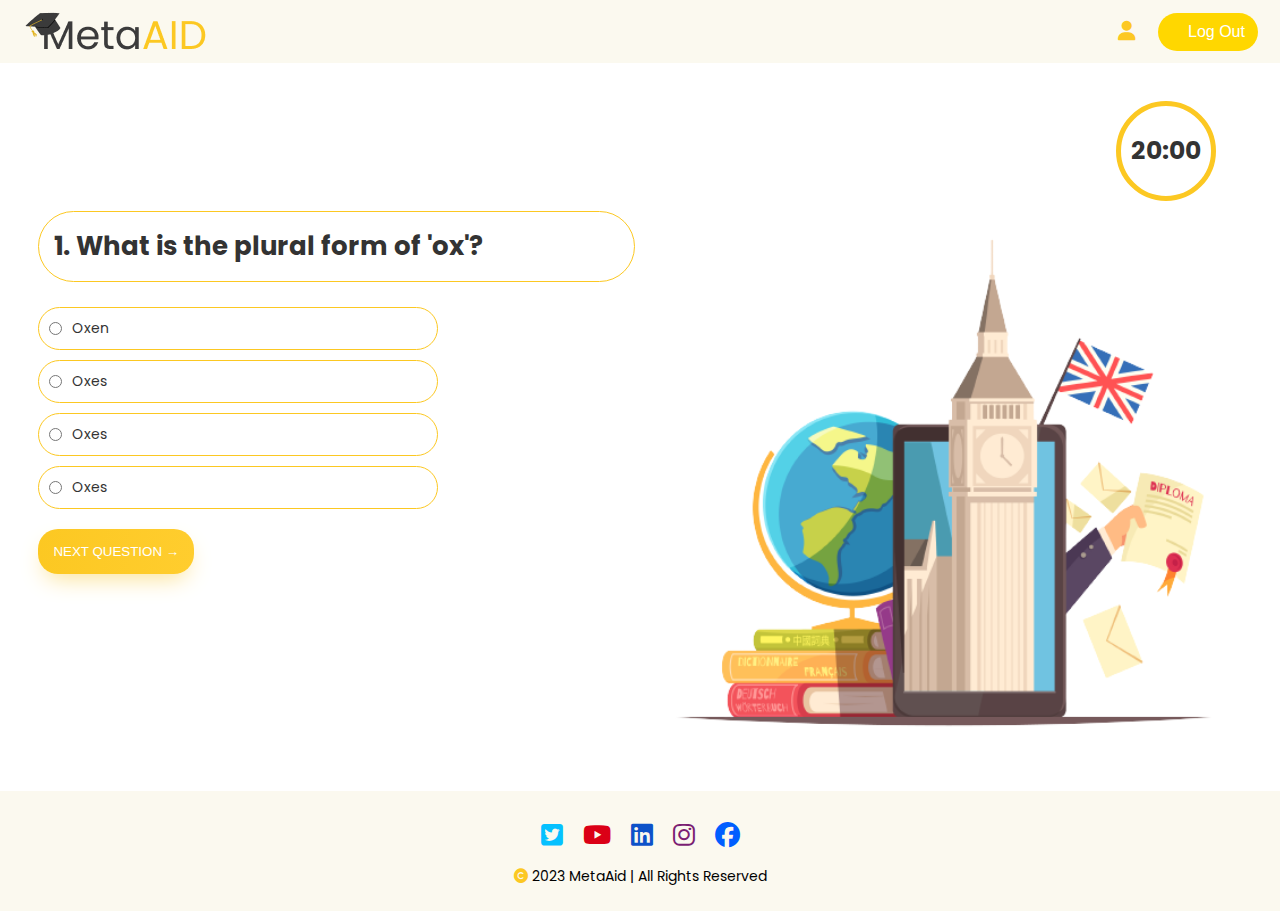
<file: src/englishTestffff/engTest.html>
<!DOCTYPE html>
<html lang="en">
  <head>
    <meta charset="UTF-8" />
    <meta http-equiv="X-UA-Compatible" content="IE=edge" />
    <meta name="viewport" content="width=device-width, initial-scale=1.0" />
    <link
      rel="stylesheet"
      href="https://cdnjs.cloudflare.com/ajax/libs/font-awesome/6.4.0/css/all.min.css"
    />
    <title>English Test</title>
    <link rel="stylesheet" href="../header and footer/style.css" />
    <link rel="stylesheet" href="engTest.css" />
  </head>
  <body>
    <!-- //header -->
    <div class="header">
      <div class="logo">
        <img src="../header and footer/logo.png" alt="logo" />
      </div>
      <div class="rightSide">
        <i class="fa-solid fa-user fa-xl"></i>
        <h2 class="user_name hidden"></h2>
        <input class="logout button" type="submit" value="Log Out" />
      </div>
    </div>
    <!-- header end -->

    <!--english test section-->
    <section>
      <div class="timer">
        <span class="minHolder">20:</span>
        <span class="secHolder">00</span>
      </div>
      <div class="quiz-container">
        <div>
          <h2 class="question">
            Which of the following words is a synonym for 'happy'?
          </h2>

          <div class="item">
            <input type="radio" class="option" name="answer" id="A" />
            <label class="label" for="A"> joyful </label>
          </div>
          <div class="item">
            <input type="radio" class="option" name="answer" id="B" />
            <label class="label" for="B"> Sad </label>
          </div>
          <div class="item">
            <input type="radio" class="option" name="answer" id="C" />
            <label class="label" for="C"> Angry </label>
          </div>
          <div class="item">
            <input type="radio" class="option" name="answer" id="D" />
            <label class="label" for="D"> Tired </label>
          </div>
          <div class="popup">
            <button id="nextBtn">NEXT QUESTION &rarr;</button>

            <div class="modal-box">
              <i id="icon" class="fa-regular fa-circle-check"></i>

              <h3 class="popupScore"></h3>
              <button class="closeBtn">Ok</button>
            </div>
          </div>
        </div>

        <img class="img" src="./32184-removebg-preview.png" alt="" />
      </div>
    </section>
    <!-- end of english test section-->
    <!--footer-->
    <footer>
      <div class="footer">
        <div class="bottomfooter">
          <i
            class="fa-brands fa-square-twitter fa-xl"
            style="color: #05c1ff"
          ></i>
          <i class="fa-brands fa-youtube fa-xl" style="color: #db0016"></i>
          <i class="fa-brands fa-linkedin fa-xl" style="color: #0d52c9"></i>
          <i class="fa-brands fa-instagram fa-xl" style="color: #7b1e73"></i>
          <i class="fa-brands fa-facebook fa-xl" style="color: #005eff"></i>
        </div>
        <div class="upperfooter">
          <p>
            <i class="fa-sharp fa-solid fa-copyright"></i> 2023 MetaAid | All
            Rights Reserved
          </p>
        </div>
      </div>
    </footer>

    <!--end of footer -->
    <script type="module" src="engTest.js"></script>
  </body>
</html>
</file>
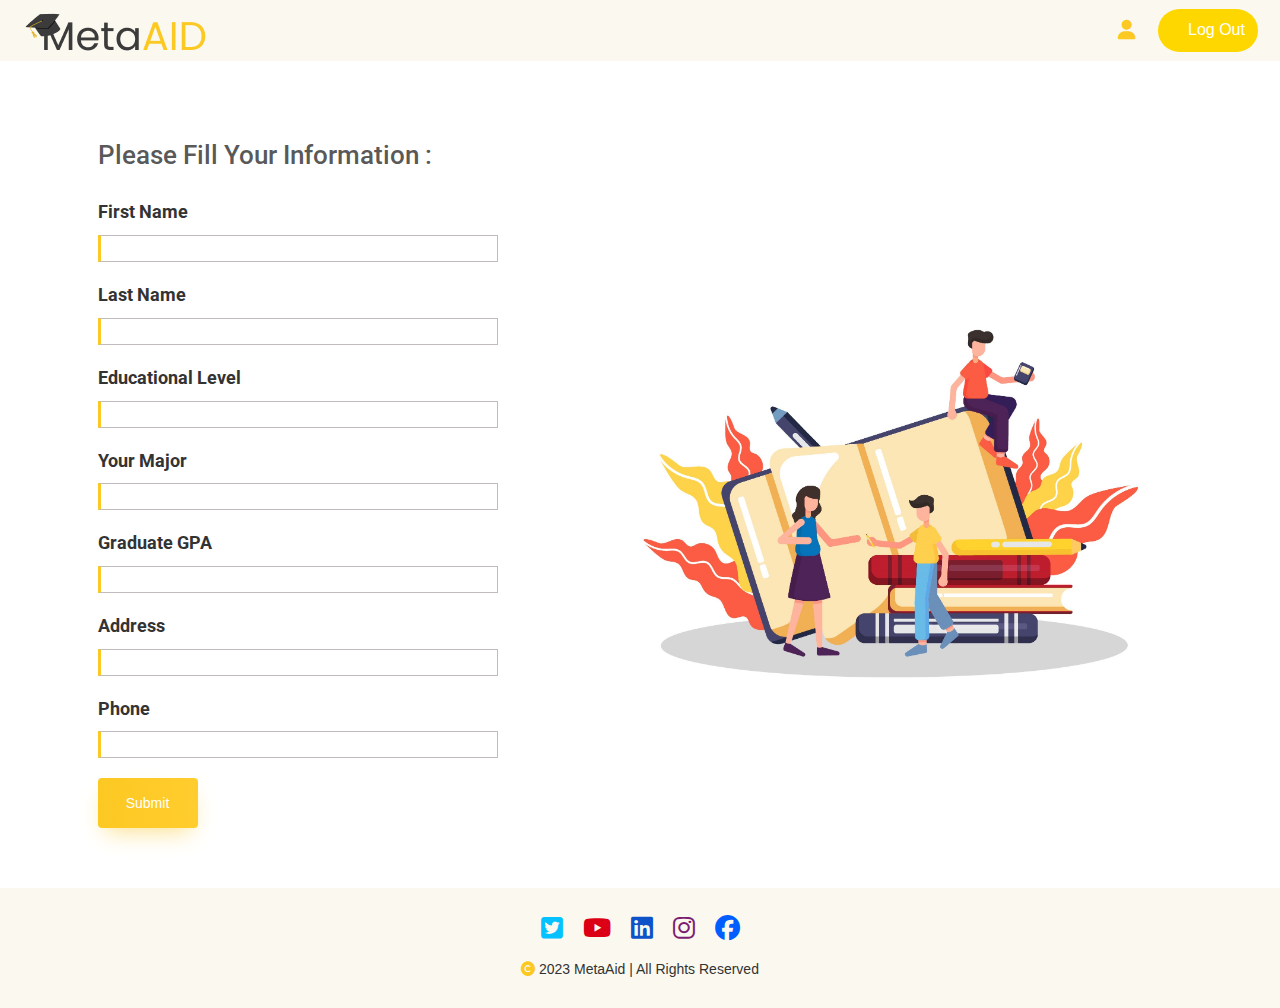
<file: src/form/form.html>
<!DOCTYPE html>
<html lang="en">
  <head>
    <meta charset="UTF-8" />
    <meta http-equiv="X-UA-Compatible" content="IE=edge" />
    <!-- Latest compiled and minified CSS -->
   <link rel="stylesheet" href="https://cdn.jsdelivr.net/npm/bootstrap@3.3.7/dist/css/bootstrap.min.css" integrity="sha384-BVYiiSIFeK1dGmJRAkycuHAHRg32OmUcww7on3RYdg4Va+PmSTsz/K68vbdEjh4u" crossorigin="anonymous">
    <link rel="stylesheet" href="https://cdnjs.cloudflare.com/ajax/libs/font-awesome/6.4.0/css/all.min.css">
    <meta name="viewport" content="width=device-width, initial-scale=1.0" />
    <link rel="stylesheet" href="../header and footer/style.css">
    <link rel="stylesheet" href="form.css" />

    <title>Form</title>
  </head>
  <body>
 <!-- //header -->
 <div class="header">
  <div class="logo">
    <img src="../header and footer/logo.png" alt="logo" />
  </div>
  <div class="rightSide">
    <i class="fa-solid fa-user fa-xl"></i>
    <h2 class="user_name hidden"></h2>
    <input class="logout button" type="submit" value="Log Out" />
  </div>
</div>
<!-- header end -->

<!--form section-->
    <section class="img-form-con">
      <div class="form-con">
        <form action="">
          <h2 class="form-title">Please fill your information :</h2>
          <div class="label-input-form-con">
            <label for="first-name">first name</label>
            <input type="text" id="first-name"  />
          </div>

          <div class="label-input-form-con">
            <label for="last-name">last name</label>
            <input type="text" id="last-name" />
          </div>

          <div class="label-input-form-con">
            <label for="education-level">Educational level</label>
            <input type="text" id="education-level"  />
          </div>
          <div class="label-input-form-con">
            <label for="major">Your major</label>
            <input type="text" id="major" />
          </div>

          <div class="label-input-form-con">
            <label for="gpa">Graduate GPA</label>
            <input type="text" id="gpa" />
          </div>
          <div class="label-input-form-con">
            <label for="address">Address</label>
            <input type="text" id="address" />
          </div>
          <div class="label-input-form-con">
            <label for="phone">Phone</label>
            <input type="text" id="phone"  />
          </div>
          <button class="form-btn">submit</button>
          <d class="fill">*All fields are mandatory</p>
        </form>
      </div>
      <div class="form-img-con">
        <img src="from.jpg" alt="" />
      </div>
  
    </section>
<!--end of form section-->

    <!--footer-->
    <footer>
      <div class="footer">
       
        <div class="bottomfooter">

          <i
          class="fa-brands fa-square-twitter fa-xl"
          style="color: #05c1ff"
          
        ></i>
        <i class="fa-brands fa-youtube fa-xl" style="color: #db0016"></i>
        <i class="fa-brands fa-linkedin fa-xl" style="color: #0d52c9"></i>
        <i class="fa-brands fa-instagram fa-xl" style="color: #7b1e73"></i>
        <i class="fa-brands fa-facebook fa-xl" style="color: #005eff"></i>
        </div>
        <div class="upperfooter">
          <p> <i class="fa-sharp fa-solid fa-copyright" ></i>  2023 MetaAid | All Rights Reserved</p>
         
        </div>
      </div>
      
    </footer>
   
    <!--end of footer -->



    <script src="form.js"></script>
  </body>
</html>
</file>
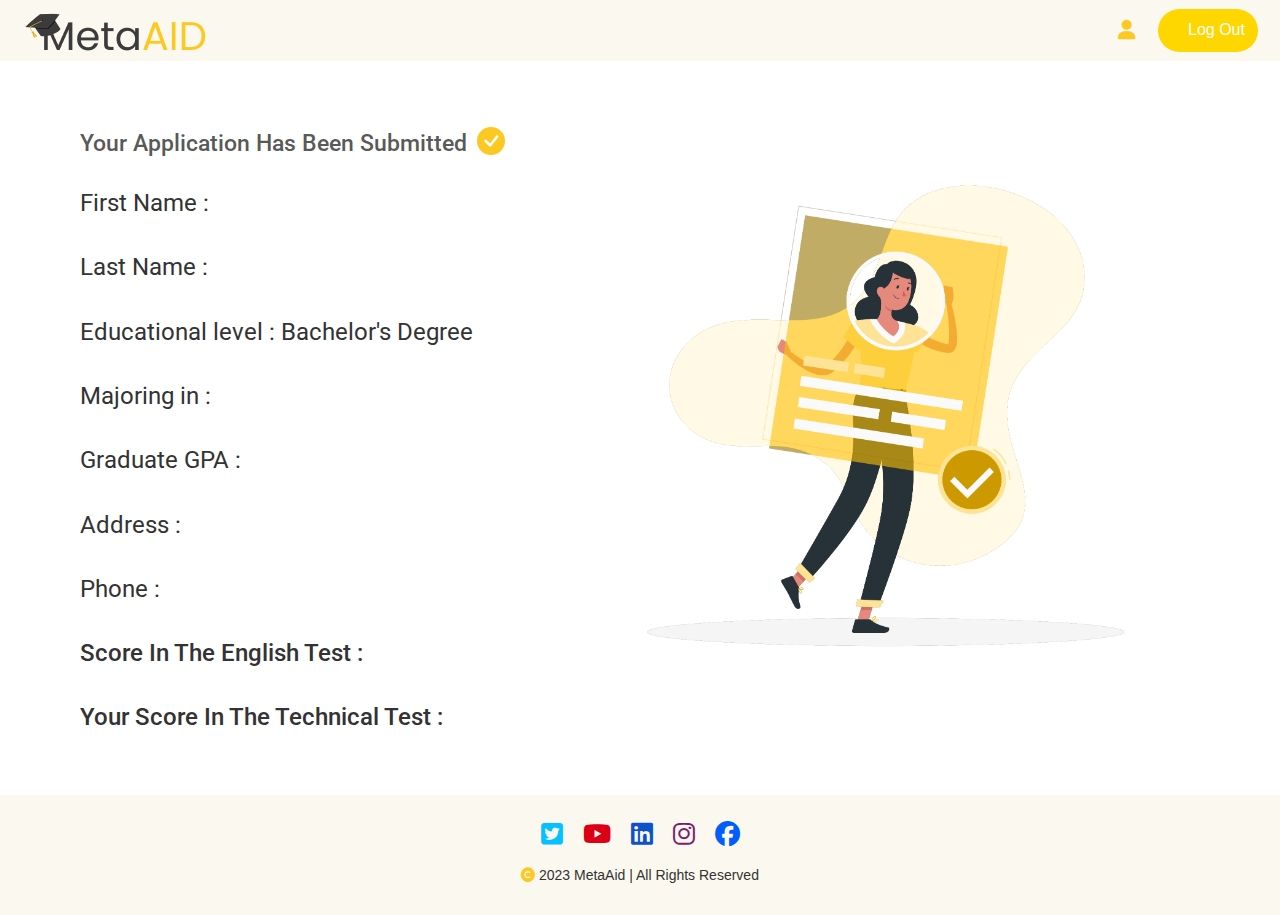
<file: src/result/result.html>
<!DOCTYPE html>
<html lang="en">
  <head>
    <meta charset="UTF-8" />
    <meta http-equiv="X-UA-Compatible" content="IE=edge" />
    <meta name="viewport" content="width=device-width, initial-scale=1.0" />
    <link
      rel="stylesheet"
      href="https://cdn.jsdelivr.net/npm/bootstrap@3.3.7/dist/css/bootstrap.min.css"
      integrity="sha384-BVYiiSIFeK1dGmJRAkycuHAHRg32OmUcww7on3RYdg4Va+PmSTsz/K68vbdEjh4u"
      crossorigin="anonymous"
    />
    <link
      rel="stylesheet"
      href="https://cdnjs.cloudflare.com/ajax/libs/font-awesome/6.4.0/css/all.min.css"
    />
    <link rel="stylesheet" href="../header and footer/style.css" />
    <link rel="stylesheet" href="result.css" />
    <title>Result</title>
  </head>
  <body>
    <!-- //header -->
    <div class="header">
      <div class="logo">
        <img src="../header and footer/logo.png" alt="logo" />
      </div>
      <div class="rightSide">
        <i class="fa-solid fa-user fa-xl"></i>
        <h2 class="user_name hidden"></h2>
        <input class="logout button" type="submit" value="Log Out" />
      </div>
    </div>
    <!-- header end -->

    <!--result section-->

    <section class="result-section">
      <div class="result-con">
        <div class="title-svg">
          <h1 class="result-title">Your application has been Submitted</h1>
          <svg
            xmlns="http://www.w3.org/2000/svg"
            fill="currentColor"
            class="bi bi-check-circle-fill"
            viewBox="0 0 16 16"
            strok="20"
          >
            <path
              d="M16 8A8 8 0 1 1 0 8a8 8 0 0 1 16 0zm-3.97-3.03a.75.75 0 0 0-1.08.022L7.477 9.417 5.384 7.323a.75.75 0 0 0-1.06 1.06L6.97 11.03a.75.75 0 0 0 1.079-.02l3.992-4.99a.75.75 0 0 0-.01-1.05z"
            />
          </svg>
        </div>
        <p id="fisrt-name">First Name :</p>
        <p id="last-name">Last Name :</p>
        <p id="education-level">Educational level : Bachelor's Degree</p>
        <p id="major">Majoring in :</p>
        <p id="gpa">Graduate GPA :</p>
        <p id="address">Address :</p>
        <p id="phone">Phone :</p>
        <p id="englishScore">
          <span class="score">score in the english test : </span>
        </p>
        <p id="techScore">
          <span class="score">Your score in the technical test : </span>
        </p>
      </div>

      <div class="img-result"><img src="./result.png" alt="" /></div>
    </section>

    <!-- end of result section-->

    <!--footer-->
    <footer>
      <div class="footer">
        <div class="bottomfooter">
          <i
            class="fa-brands fa-square-twitter fa-xl"
            style="color: #05c1ff"
          ></i>
          <i class="fa-brands fa-youtube fa-xl" style="color: #db0016"></i>
          <i class="fa-brands fa-linkedin fa-xl" style="color: #0d52c9"></i>
          <i class="fa-brands fa-instagram fa-xl" style="color: #7b1e73"></i>
          <i class="fa-brands fa-facebook fa-xl" style="color: #005eff"></i>
        </div>
        <div class="upperfooter">
          <p>
            <i class="fa-sharp fa-solid fa-copyright"></i> 2023 MetaAid | All
            Rights Reserved
          </p>
        </div>
      </div>
    </footer>

    <!--end of footer -->
    <script src="./result.js"></script>
  </body>
</html>
</file>
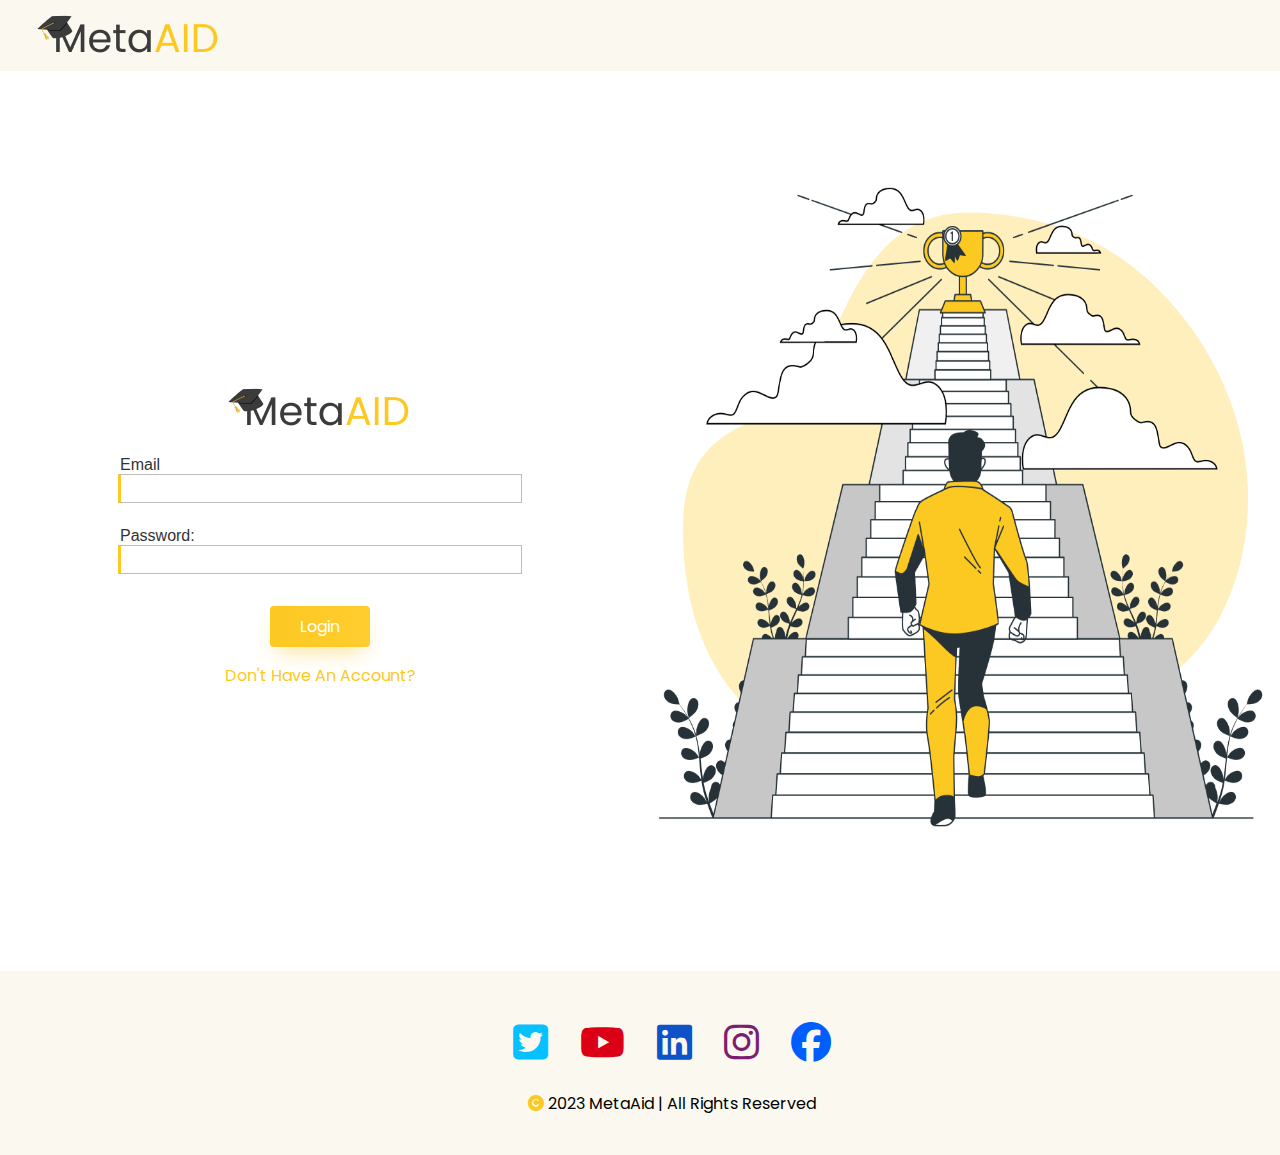
<file: src/signUp-login/login.html>
<!DOCTYPE html>
<html lang="en">
  <head>
    <meta charset="UTF-8" />
    <meta http-equiv="X-UA-Compatible" content="IE=edge" />
    <meta name="viewport" content="width=device-width, initial-scale=1.0" />
    <link
      rel="stylesheet"
      href="https://cdnjs.cloudflare.com/ajax/libs/font-awesome/6.4.0/css/all.min.css"
    />
    <title>signin</title>
    <link
      href="https://unpkg.com/boxicons@2.1.4/css/boxicons.min.css"
      rel="stylesheet"
    />
    <link rel="stylesheet" href="login.css" />
    <link rel="stylesheet" href="../header and footer/style.css" />
  </head>
  <body>
    <!-- //header -->
    <div class="header">
      <div class="logo">
        <img src="../header and footer/logo.png" alt="logo" />
      </div>
    </div>
    <!-- header end -->

    <div class="container">
      <div class="form">
        <div class="name-app">
          <!-- <div class="name-appli">
              <h1>meta<span class="yello-text">AID</span></h1>-->
          <img src="../header and footer/logo.png" alt="" />
        </div>

        <div class="parts-form">
          <form>
            <div class="input-label">
              <label for="fname">Email</label>
              <input type="text" class="userEmail" name="fname" />
            </div>
            <div class="input-label">
              <label for="lname">password:</label>
              <input type="password" class="userPassword" name="password" />
            </div>
            <p class="error"></p>
          </form>
        </div>

        <!-- <div class="btn-signlog"> -->
        <div class="btn-sign">
          <button class="button1">login</button>

          <p class="sign-up">Don't have an account?</p>
        </div>
      </div>

      <div class="image-signup">
        <img class="image" src="login.png" alt="Paris" />
      </div>
    </div>

    <!--footer-->
    <footer>
      <div class="footer">
        <div class="bottomfooter">
          <i
            class="fa-brands fa-square-twitter fa-xl"
            style="color: #05c1ff"
          ></i>
          <i class="fa-brands fa-youtube fa-xl" style="color: #db0016"></i>
          <i class="fa-brands fa-linkedin fa-xl" style="color: #0d52c9"></i>
          <i class="fa-brands fa-instagram fa-xl" style="color: #7b1e73"></i>
          <i class="fa-brands fa-facebook fa-xl" style="color: #005eff"></i>
        </div>
        <div class="upperfooter">
          <p>
            <i class="fa-sharp fa-solid fa-copyright"></i> 2023 MetaAid | All
            Rights Reserved
          </p>
        </div>
      </div>
    </footer>

    <!--end of footer -->

    <script src="login.js"></script>
  </body>
</html>
</file>
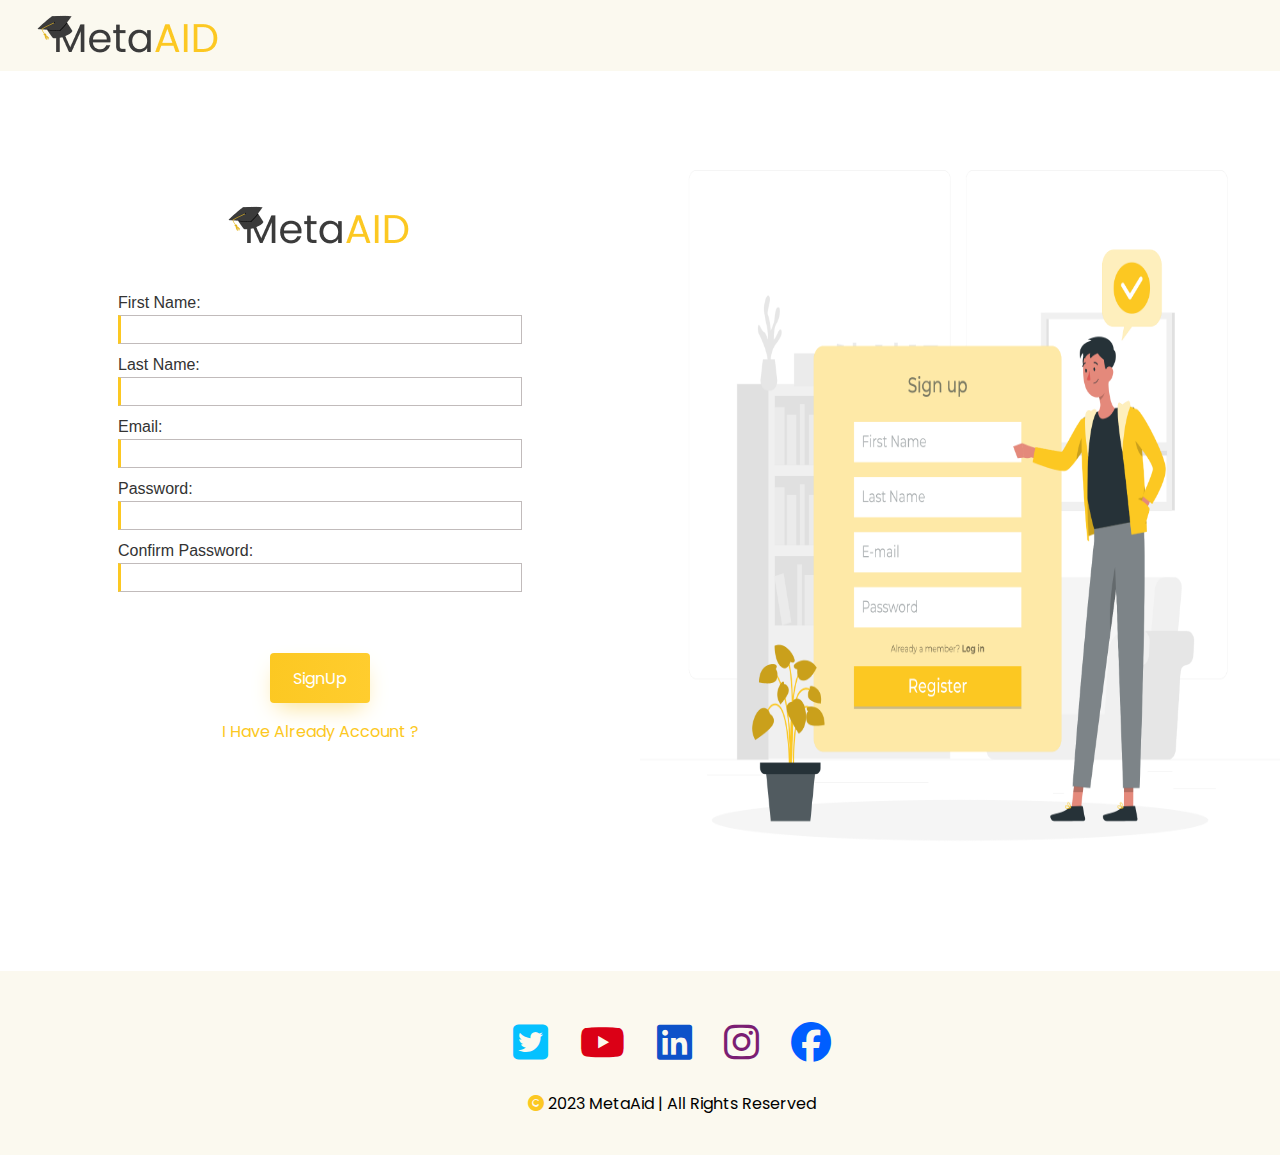
<file: src/signUp-login/signup.html>
<!DOCTYPE html>
<html lang="en">
  <head>
    <meta charset="UTF-8" />
    <meta http-equiv="X-UA-Compatible" content="IE=edge" />
    <meta name="viewport" content="width=device-width, initial-scale=1.0" />
    <link
      rel="stylesheet"
      href="https://cdnjs.cloudflare.com/ajax/libs/font-awesome/6.4.0/css/all.min.css"
    />
    <title>signup</title>
    <link
      href="https://unpkg.com/boxicons@2.1.4/css/boxicons.min.css"
      rel="stylesheet"
    />
    <link rel="stylesheet" href="../header and footer/style.css" />
    <link rel="stylesheet" href="signup.css" />
  </head>
  <body>
    <!-- //header -->
    <div class="header">
      <div class="logo">
        <img src="../header and footer/logo.png" alt="logo" />
      </div>
    </div>
    <!-- header end -->
    <!--sgin up section-->
    <div class="container">
      <div class="form">
        <div class="name-app">
          <!-- <div class="name-appli">
            <h1>meta<span class="yello-text">AID</span></h1>-->
          <img src="../header and footer/logo.png" alt="" />
        </div>
        <div class="parts-form">
          <form action="#">
            <label for="firstName">First name:</label><br />
            <input type="text" id="firstName" name="fname" /><br />

            <label for="lastName">Last name:</label><br />
            <input type="text" id="lastName" name="lname" /><br />

            <label for="Email">Email:</label><br />
            <input type="email" id="Email" name="Email" /><br />

            <label for="password">password:</label><br />
            <input type="password" id="password" name="password" /><br />

            <label for="confirmPassword">Confirm password:</label><br />
            <input
              type="password"
              id="confirmPassword"
              name="confirmPassword"
            /><br />

            <p class="error"></p>
          </form>
        </div>
        <div class="btn-sign">
          <button class="signupBtn" id="signupBtn">SignUp</button><br />

          <p class="alreadyHaveAcc" href="./login.html">
            I have already account ?
          </p>
        </div>
      </div>

      <div class="image-signup">
        <img class="image" src="signup.png" alt="Paris" />
      </div>
    </div>

    <!--sgin up section-->

    <!--footer-->
    <footer>
      <div class="footer">
        <div class="bottomfooter">
          <i
            class="fa-brands fa-square-twitter fa-xl"
            style="color: #05c1ff"
          ></i>
          <i class="fa-brands fa-youtube fa-xl" style="color: #db0016"></i>
          <i class="fa-brands fa-linkedin fa-xl" style="color: #0d52c9"></i>
          <i class="fa-brands fa-instagram fa-xl" style="color: #7b1e73"></i>
          <i class="fa-brands fa-facebook fa-xl" style="color: #005eff"></i>
        </div>
        <div class="upperfooter">
          <p>
            <i class="fa-sharp fa-solid fa-copyright"></i> 2023 MetaAid | All
            Rights Reserved
          </p>
        </div>
      </div>
    </footer>

    <!--end of footer -->

    <script src="signup.js"></script>
  </body>
</html>
</file>
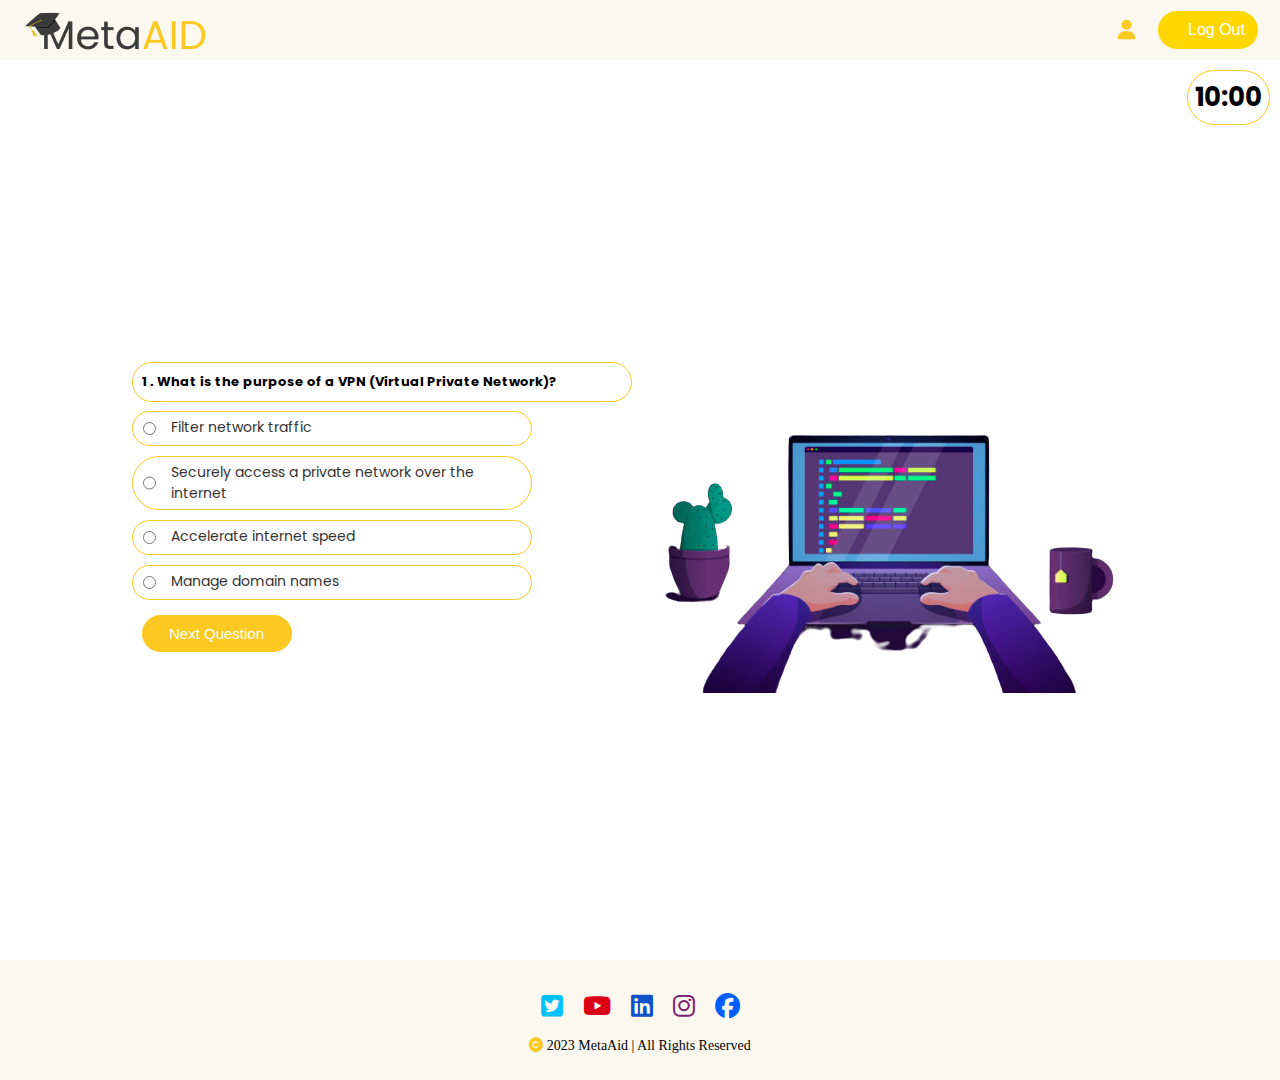
<file: src/TechnicalTestffff/techTest.html>
<!DOCTYPE html>
<html lang="en">
  <head>
    <meta charset="UTF-8" />
    <meta http-equiv="X-UA-Compatible" content="IE=edge" />
    <meta name="viewport" content="width=device-width, initial-scale=1.0" />
    <link rel="stylesheet" href="https://cdnjs.cloudflare.com/ajax/libs/font-awesome/6.4.0/css/all.min.css">
    <title>Technology test</title>
    <link rel="stylesheet" href="./techTest.css" />
    <link rel="stylesheet" href="../header and footer/style.css" />
  
  </head>
  <body>
    <!-- //header -->
    <div class="header">
      <div class="logo">
        <img src="../header and footer/logo.png" alt="logo" />
      </div>
      <div class="rightSide">
        <i class="fa-solid fa-user fa-xl"></i>
        <h2 class="user_name hidden"></h2>
        <input class="logout button" type="submit" value="Log Out" />
      </div>
    </div>
    <!-- header end -->

    <div class="quiz">
      <div class="test">
        <h4 id="question">What is the primary purpose of HTML?</h4>
        <span>
          <input
            type="radio"
            id="A"
            name="option"
            class="answer"
            value="optionA"
          />
          <label for="option-one" class="option" id="option-one">one</label>
        </span>

        <span>
          <input
            type="radio"
            id="B"
            name="option"
            class="answer"
            value="optionB"
          />
          <label for="option-two" class="option" id="option-two">two</label>
        </span>

        <span>
          <input
            type="radio"
            id="C"
            name="option"
            class="answer"
            value="optionC"
          />
          <label for="option-three" class="option" id="option-three"
            >three</label
          >
        </span>

        <span>
          <input
            type="radio"
            id="D"
            name="option"
            class="answer"
            value="optionD"
          />
          <label for="option-four" class="option" id="option-four">three</label>
        </span>
        <div class="popup">
          <button type="submit" id="btn">Next Question</button>
          <div class="modal-box">
            <i class="fa-regular fa-circle-check"></i>

            <h3 class="popupScore"></h3>
            <button class="close-btn">Ok</button>
          </div>
        </div>
      </div>

      <div class="timer">
        <h2 class="min">10:</h2>
        <h2 class="sec">00</h2>
      </div>

      <div class="img-box"><img src="./technology.png" alt="" /></div>
    </div>

    <!--footer-->
    <footer>
      <div class="footer">
        <div class="bottomfooter">
          <i
            class="fa-brands fa-square-twitter fa-xl"
            style="color: #05c1ff"
          ></i>
          <i class="fa-brands fa-youtube fa-xl" style="color: #db0016"></i>
          <i class="fa-brands fa-linkedin fa-xl" style="color: #0d52c9"></i>
          <i class="fa-brands fa-instagram fa-xl" style="color: #7b1e73"></i>
          <i class="fa-brands fa-facebook fa-xl" style="color: #005eff"></i>
        </div>
        <div class="upperfooter">
          <p>
            <i class="fa-sharp fa-solid fa-copyright"></i> 2023 MetaAid | All
            Rights Reserved
          </p>
        </div>
      </div>
    </footer>

    <!--end of footer -->
    <script src="./techTest.js"></script>
  </body>
</html>
</file>
<file: src/header and footer/style.css>
* {
  margin: 0;
  padding: 0;
}

:root {
  --yellow: #fcc822;
  --black: #333333;
  --font-poppin: "Poppins", sans-serif;
  --font-roboto: "Roboto", sans-serif;
  --wihte: #ffffff;
}
body {
  overflow-x: hidden;
}
.header {
  background-color: #ebe3b235;
  display: flex;
  justify-content: space-between;
  align-items: center;
  padding: 0.5rem 2rem;
  width: 100vw;
}

.rightSide {
  display: flex;
  gap: 2rem;
  align-items: center;
}
.user_name {
  font-family: var(--font-poppin);
  text-transform: capitalize;

  font-size: 1.8rem;
  color: var(--black);
}
.fa-user {
  color: var(--yellow);
  font-size: 2rem;
}
.hidden {
  display: none;
}
.footer {
  background-color: #ebe3b235;

  width: 100vw;
  height: 120px;
  display: flex;

  justify-content: center;
  gap: 3rem;
  align-items: center;
  padding: 2rem;

  bottom: 0;

  flex-direction: column;
}

.bottomfooter {
  display: flex;
  gap: 2rem;
  margin-top: 2rem;
}

.fa-sharp {
  color: var(--yellow);
}
.fa-brands {
  font-size: 2.5rem;
}
.button {
  background-color: #ffd700;

  color: white;

  width: 10rem;
  padding: 1rem 3rem;

  text-decoration: none;
  display: flex;
  justify-content: center;
  align-items: center;
  font-size: 16px;
  font-weight: 300;
  margin: 4px 2px;
  cursor: pointer;
  transition: background-color 0.3s ease-in-out;
  border-radius: 30px;
  border: none;
  outline: none;
}

.button:hover {
  background-color: darkgoldenrod;
}
@media only screen and (min-width: 768px) and (max-width: 1024px) {

  .header {
    width: 100vw;
  } 
}
@media only screen and (max-width: 600px) {
  .header {
    width: 100vw;
  }

  .logo img {
    width: 120px;
  }
}

@media only screen and (max-width: 360px) {
  .header {
    width: 100vw;
  }

  .logo img {
    width: 80px;
  }
  .button {
    width: 8rem;
  }
  .user_name {
    font-size: 0.8rem;
  }
}
</file>
<file: src/englishTestffff/engTest.css>
@import url("https://fonts.googleapis.com/css2?family=Poppins&display=swap");

@import url("https://fonts.googleapis.com/css2?family=Roboto&display=swap");

:root {
  --yellow: #fcc822;
  --black: #333333;
  --font-poppin: "Poppins", sans-serif;
  --font-roboto: "Roboto", sans-serif;
}
html {
  font-size: 10px;
}

body {
  font-family: var(--font-poppin);
}
* {
  margin: 0;
  padding: 0;
  box-sizing: border-box;
}
h1 {
  font-size: 3.4rem;
}
h2 {
  font-size: 2.6rem;
}
/*body font size */
p {
  font-size: 1.4rem;
}

section {
  position: relative;
  padding-bottom: 3rem;
}

.quiz-container {
  padding-inline: 3%;
  display: grid;
  grid-template-columns: 1fr 1fr;

  justify-content: center;
  gap: 1rem;
}
.question {
  color: var(--black);
  border: var(--yellow) solid 1px;
  border-radius: 4rem;
  padding: 1.5rem;
  margin-bottom: 2.5rem;
}
.timer {
  color: var(--black);
  font-size: 2.5rem;
  font-weight: bold;
  margin-bottom: 1rem;
  border: var(--yellow) solid 0.5rem;
  width: 100px;
  height: 100px;
  border-radius: 50%;
  padding: 0.5rem;
  display: flex;
  justify-content: center;
  align-items: center;
  margin-left: auto;
  margin-top: 3%;
  margin-right: 5%;
}

.item {
  display: flex;
  margin-bottom: 1rem;
  gap: 1rem;
  width: 40rem;
  color: var(--black);
  border: var(--yellow) solid 1px;
  border-radius: 4rem;
  padding: 1rem;
  animation: translate 1s ease-in-out;
}

.label {
  flex-grow: 1;
}

label,
input {
  font-size: 1.4rem;
  cursor: pointer;
}

#nextBtn {
  color: white;
  padding: 1.5rem;
  border: none;
  border-radius: 2rem;
  background: linear-gradient(95.34deg, #fcc822 0%, #ffcd2e 100%);
  box-shadow: 0px 10.5305px 23.4012px -7.02035px #fbe18f;
  cursor: pointer;
  display: flex;
  align-items: center;
  margin-top: 20px;
}

.img {
  height: 55rem;

  width: 100%;
}

/**/
.modal-box {
  position: fixed;
  left: 50%;
  top: 50%;
  transform: translate(-50%, -50%);
  box-shadow: 0 5px 10px rgba(0, 0, 0, 0.1);
}

.modal-box {
  display: flex;
  flex-direction: column;
  align-items: center;
  max-width: 380px;
  width: 100%;
  padding: 30px 20px;
  border-radius: 24px;
  background-color: #fff;
  opacity: 0;
  pointer-events: none;
  transition: all 0.3s ease;
  transform: translate(-50%, -50%) scale(1.2);
}
.popup.active .modal-box {
  opacity: 1;
  pointer-events: auto;
  transform: translate(-50%, -50%) scale(1);
}

.modal-box i {
  font-size: 100px;
  color: var(--yellow);
}
.modal-box h2 {
  margin-top: 20px;
  font-size: 25px;
  font-weight: 500;
  color: #333;
}
.modal-box h3 {
  font-size: 16px;
  font-weight: 400;
  color: #333;
  text-align: center;
}
.modal-box .buttons {
  margin-top: 25px;
}
.modal-box button {
  background-color: var(--yellow);
  color: white;
  border: none;
  padding: 1rem 2rem;
  text-align: center;
  text-decoration: none;
  display: inline-block;
  font-size: 1.5rem;
  margin: 1rem;
  cursor: pointer;
  border-radius: 10rem;
  width: 15rem;
}

/**/

@media only screen and (min-width: 768px) and (max-width: 1024px) {
  html {
    font-size: 7px;
  }
  section {
    height: calc(100vh);
  }
  .img {
    display: none;
  }
  .timer {
    width: 50px;
    height: 50px;
    font-size: 1.6rem;
    padding: 5px;
  }
  .quiz-container {
    grid-template-columns: 1fr;
  }
}

@media (width < 800px) {
  html {
    font-size: 7px;
  }
  section {
    height: calc(80vh);
  }
  .img {
    display: none;
  }
  .timer {
    width: 50px;
    height: 50px;
    font-size: 1.6rem;
    padding: 5px;
  }
  .quiz-container {
    grid-template-columns: 1fr;
  }
}

@keyframes translate {
  0% {
    transform: translateX(50%);
  }
  100% {
    transform: translateX(0%);
  }
}
</file>
<file: src/form/form.css>
@import url("https://fonts.googleapis.com/css2?family=Poppins&display=swap");

@import url("https://fonts.googleapis.com/css2?family=Roboto&display=swap");

:root {
  --yellow: #fcc822;
  --black: #333333;
  --font-poppin: "Poppins", sans-serif;
  --font-roboto: "Roboto", sans-serif;
  --wihte: #ffffff;
}
html {
  font-size: 10px;
}
* {
  margin: 0;
  padding: 0;
  box-sizing: border-box;
}
h1 {
  font-size: 3.4rem;
}
h2 {
  font-size: 2.6rem;
}
/*body font size */
p {
  font-size: 1.4rem;
}

/*form section*/

.img-form-con {
  width: 100%;
  display: flex;
  justify-content: space-around;
  align-items: center;
  margin: 6rem 0rem;
  padding: 0rem 5rem;
}

.form-con {
  display: flex;
  justify-content: center;
  align-items: center;
}
.form-title {
  font-family: var(--font-roboto);
  font-size: 2.6rem;
  text-align: left;
  color: #333333d3;
  width: 100%;
  text-transform: capitalize;
}
form {
  width: 100%;
  display: flex;
  justify-content: center;

  flex-direction: column;
  gap: 2rem;
}
.label-input-form-con {
  display: flex;
  flex-direction: column;
  gap: 0.5rem;
}
.label-input-form-con label {
  font-size: 1.8rem;
  color: var(--black);
  font-family: var(--font-roboto);
  text-transform: capitalize;
}

.label-input-form-con input {
  width: 400px;
  height: 27px;
  border: 1px solid #c1bbbb;
  outline: none;
  border-inline-start-width: 3px;
  border-inline-start-color: var(--yellow);
  writing-mode: horizontal-tb;
}

.form-img-con {
  width: 50%;
}
.form-img-con img {
  width: 100%;
}

.form-btn {
  width: 100px;
  height: 50px;
  background: linear-gradient(95.34deg, #fcc822 0%, #ffcd2e 100%);
  box-shadow: 0px 10.4502px 23.2228px -6.96683px #fbe18f;
  border: none;
  color: var(--wihte);
  text-transform: capitalize;
  font-size: 1.4rem;
  border-radius: 4px;
}
.fill{
  display: none;
  /* background-color: red; */
  padding: 2rem;
  color: red;
  font-size: 1.4rem;
  text-align: center;
}
@media only screen and (max-width: 950px) {
  .img-form-con {
    flex-direction: column-reverse;
  }
  .form-img-con {
    width: 100%;
  }
  .form-con {
    width: 100%;
    align-items: center;
  }

  form {
    justify-content: center;
    align-items: center;
  }
  .form-title {
    text-align: center;
    font-size: 2rem;
  }
  .label-input-form-con input {
    width: 400px;
  }
}
@media only screen and (max-width: 768px) {
  /* For mobile phones: */
  .img-form-con {
    flex-direction: column-reverse;
  }
  .form-img-con {
    width: 100%;
  }
  .form-con {
    width: 100%;
    align-items: center;
  }

  form {
    justify-content: center;
    align-items: center;
  }
  .form-title {
    text-align: center;
    font-size: 2rem;
  }
  .label-input-form-con input {
    width: 250px;
  }
}
</file>
<file: src/result/result.css>
@import url("https://fonts.googleapis.com/css2?family=Poppins&display=swap");

@import url("https://fonts.googleapis.com/css2?family=Roboto&display=swap");

:root {
  --yellow: #fcc822;
  --black: #333333;
  --font-poppin: "Poppins", sans-serif;
  --font-roboto: "Roboto", sans-serif;
  --wihte: #ffffff;
}
html {
  font-size: 10px;
}
* {
  margin: 0;
  padding: 0;
  box-sizing: border-box;
}
h1 {
  font-size: 3.4rem;
}
h2 {
  font-size: 2.6rem;
}
/*body font size */
p {
  font-size: 1.4rem;
}
body {
  overflow-x: hidden;
}
.result-section {
  width: 100%;
  display: flex;
  align-items: center;
  justify-content: space-around;
  margin: 5rem 0rem;
  overflow-x: hidden;
}
.result-con {
  display: flex;
  justify-content: center;
  align-items: left;
  flex-direction: column;
  gap: 2rem;
  width: 50%;
  padding: 0rem 8rem;
}
.img-result {
  width: 50%;
}
.img-result img {
  width: 80%;
}
.result-title {
  font-family: var(--font-roboto);
  font-size: 3rem;
  color: #333333d3;
  text-transform: capitalize;
}

.result-con p {
  font-size: 2.4rem;
  text-align: left;
  font-family: var(--font-roboto);
}
.title-svg {
  display: flex;
  gap: 1rem;
  width: 100%;
}
.title-svg svg {
  margin-top: 0.5rem;
  fill: var(--yellow);
  /* font-weight: 900; */
  width: 28px;
  height: 28px;
}
.score{

  font-size: 2.4rem;
  text-align: left;
  font-family: var(--font-roboto);
  color: var(--black);
  text-transform: capitalize;
  font-weight: 500;

}
#englishScore{
color: var(--yellow);
/* border: 1px black solid; */
font-weight: 900;
}

#techScore{

  color: var(--yellow);
  font-weight: 900;
}
@media only screen and (min-width: 950px) {
  .result-title {
    font-size: 2.3rem;
  }
  .title-svg svg {
    width: 28px;
    height: 28px;
    margin-top: 1.6rem;
  }
}
@media only screen and (max-width: 1024px) {
  .result-section {
    flex-direction: column-reverse;
  }

  .result-con p {
    font-size: 1.5rem;
  }
  .result-con {
    height: 50vh;
    width: unset;
  }
  .result-title {
    font-size: 1.2rem;
  }
  .title-svg svg {
    width: 16px;
    height: 16px;
    margin-top: 1.6rem;
  }
  .score{  font-size: 1.5rem;}
}

@media only screen and (max-width: 600px) {
  .title-svg {
    gap: 0.4rem;
  }
  .result-title {
    font-size: 1.1rem;
  }
  .title-svg svg {
    width: 16px;
    height: 16px;
    margin-top: 1.6rem;
    /* margin-top: 7rem; */
  }
  .result-section {
    flex-direction: column-reverse;
  }
  .img-result img {
    width: 100%;
  }
  .result-con {
    height: unset;
    width: unset;
  }
  .result-con p {
    font-size: 1.1rem;
  }
  .score{  font-size: 1.1rem;}
}

/* @media only screen and (max-width: 320px) {
 


} */
@media (max-width: 360px) {
  .result-con {
    width: unset;
  }
  .title-svg {
    width: 100%;
    flex-direction: column;
  }
  .title-svg svg {
    width: 15px;
    height: 15px;
    margin-top: -0.3rem;
  }
  .result-title {
    width: 100%;

    font-size: 0.8rem;
  }
  .score{  font-size: 1.1rem;}
}
</file>
<file: src/signUp-login/login.css>
@import url("https://fonts.googleapis.com/css2?family=Poppins:wght@300;400;500;600&display=swap");
* {
  font-family: "Poppins", sans-serif;
  margin: 0;
  padding: 0;
}
:root {
  --yellow: #fcc822;
  --black: #333333;
  --font-poppin: "Poppins", sans-serif;
  --font-roboto: "Roboto", sans-serif;
  --wihte: #ffffff;
}
.container {
  width: 100vw;
  display: flex;
}
body {
  overflow-x: hidden;
  /* overflow-y: hidden; */
}
.yello-text {
  color: rgb(252, 200, 34);
}
.form {
  width: 50vw;
  height: 100vh;
  align-items: center;
  justify-content: center;
  /* border: 1px solid black; */
  display: flex;
  flex-direction: column;
}
.name-app {
  width: 50vw;
  text-align: center;

  /* border: 1px solid black; */
}
.name-appli {
  text-align: center;
  font-size: 30px;
  width: 50vw;
  height: 10vh;
  /* border: 1px solid black; */
  padding-top: 80px;
}
.parts-form {
  width: 50vw;

  color: rgb(252, 200, 34);
  /* border: 1px solid black; */

  text-align: center;
  font-family: var(--font-family);
  padding-top: 20px;
  box-sizing: border-box;
}
form {
  width: 50vw;
  display: flex;
  flex-direction: column;
  gap: 1rem;
}
.parts-form input {
  width: 400px;
  height: 27px;
  border: 1px solid #c1bbbb;
  outline: none;
  border-inline-start-width: 3px;
  border-inline-start-color: var(--yellow);
  writing-mode: horizontal-tb;
  margin-bottom: 0.5rem;
}
.input-label {
  display: flex;
  flex-direction: column;
  width: 50vw;
  align-items: center;
  justify-content: center;
}
form label {
  width: 400px;
  font-size: 1rem;
  color: var(--black);
  font-family: var(--font-roboto);
  text-transform: capitalize;
  text-align: left;
}
.form-link {
  display: flex;
  justify-content: space-evenly;

  /* border: 1px solid black; */
  width: 50vw;
  height: 10vh;
  padding-top: 40px;
}
.Remberme {
  display: flex;
}
.btn-sign {
  width: 50vw;
  height: 7vh;
  /* border: 1px solid black; */
  text-align: center;
  display: flex;
  flex-direction: column;

  align-items: center;
}

/* .btn-signlog{
width:50vw;
height:20vh;
border: 1px solid black;
padding-top: 30px;

   } */
.button {
  border: none;
  color: white;
  padding: 10px 10px;
  text-align: center;
  text-decoration: none;
  display: inline-block;
  font-size: 16px;

  cursor: pointer;
  font-family: var(--font-family);
}
.button1 {
  width: 100px;
  height: 50px;
  background: linear-gradient(95.34deg, #fcc822 0%, #ffcd2e 100%);
  box-shadow: 0px 10.4502px 23.2228px -6.96683px #fbe18f;
  border: none;
  color: var(--wihte);
  text-transform: capitalize;
  font-size: 1rem;
  border-radius: 4px;
  margin-bottom: 1rem;
  margin-top: .5rem;
  padding: .5rem;
}
.button2 {
  width: 100px;
  height: 50px;
  background: linear-gradient(95.34deg, #fcc822 0%, #ffcd2e 100%);
  box-shadow: 0px 10.4502px 23.2228px -6.96683px #fbe18f;
  border: none;
  color: var(--wihte);
  text-transform: capitalize;
  font-size: 1rem;
  border-radius: 4px;
  margin-bottom: 1rem;
}
.flex-face {
  display: flex;
  justify-content: space-evenly;
  padding-top: 70px;
}
.image-signup {
  /* border: 1px solid black; */
  /* border-radius: 4px;  */
  /* padding: 5px; */
  width: 100vw;
  height: 40vh;
  margin-top: 5rem;
  /* margin-left: 500px;   */
}
.image {
  width: 50vw;
  height: 80vh;
}

.error {
  color: red;
}
.sign-up {
  text-transform: capitalize;
  font-size: 1rem;
  color: var(--yellow);
  cursor: pointer;
}
@media only screen and (min-width: 768px) and (max-width: 1024px) {
  .container {
    flex-direction: column-reverse;
    width: 100vw;
    padding: 0rem 2rem;
  }
  .image {
    width: 100vw;
    height: 35vh;
    object-fit: contain;
  }
  .form {
    width: 100vw;
    height: unset;
    margin-bottom: 20vh;
  }
  .input-label input {
    width: 250px;
  }
  .input-label label {
    width: 250px;
  }
}

@media screen and (max-width: 768px) {
  .container {
    flex-direction: column-reverse;
    width: 100vw;
    padding: 0rem 2rem;
  }
  .image {
    width: 100vw;
    height: 35vh;
    object-fit: contain;
  }
  .image img {
    width: 100vw;
  }
  .form {
    width: 100vw;
    height: unset;
    margin-bottom: 5rem;
  }
  .input-label input {
    width: 250px;
  }
  .input-label label {
    width: 250px;
  }
}
</file>
<file: src/signUp-login/signup.css>
@import url("https://fonts.googleapis.com/css2?family=Poppins:wght@300;400;500;600&display=swap");
* {
  font-family: "Poppins", sans-serif;
  margin: 0;
  padding: 0;
}
:root {
  --yellow: #fcc822;
  --black: #333333;
  --font-poppin: "Poppins", sans-serif;
  --font-roboto: "Roboto", sans-serif;
  --wihte: #ffffff;
}
body {
  overflow-x: hidden;
}
.container {
  width: 100vw;
  display: flex;
}
.yello-text {
  color: rgb(252, 200, 34);
}
.form {
  width: 50vw;

  /* border: 1px solid black; */
  margin-top: 8rem;
  display: flex;
  flex-direction: column;
  gap: 1rem;
}

.name-app {
  width: 50vw;
  text-align: center;
}

.name-appli {
  text-align: center;
  font-size: 30px;
  width: 50vw;
  height: 10vh;
  /* border: 1px solid black; */
  padding-top: 80px;
}
.parts-form {
  width: 50vw;
  color: rgb(252, 200, 34);
  /* border: 1px solid black; */
  margin-bottom: 10px;
  margin-top: 20px;

  font-family: var(--font-family);

  justify-content: center;
  display: flex;
}
/* .parts-form form{
    display: flex;
    flex-direction: column;
    gap: .2rem;
} */
.parts-form label {
  font-size: 1rem;
  color: var(--black);
  font-family: var(--font-roboto);
  text-transform: capitalize;
}
.parts-form input {
  width: 400px;
  height: 27px;
  border: 1px solid #c1bbbb;
  outline: none;
  border-inline-start-width: 3px;
  border-inline-start-color: var(--yellow);
  writing-mode: horizontal-tb;
  margin-bottom: 0.5rem;
}
.btn-sign {
  width: 50vw;
  height: 20vh;
  /* border: 1px solid black; */
  text-align: center;
 
}

#signupBtn {
  width: 100px;
  height: 50px;
  background: linear-gradient(95.34deg, #fcc822 0%, #ffcd2e 100%);
  box-shadow: 0px 10.4502px 23.2228px -6.96683px #fbe18f;
  border: none;
  color: var(--wihte);
  text-transform: capitalize;
  font-size: 1rem;
  border-radius: 4px;
  margin-bottom: 1rem;
}
.alreadyHaveAcc {
  text-transform: capitalize;
  font-size: 1rem;
  color: var(--yellow);
  cursor: pointer;
}
.image-signup {
  /* border: 1px solid black; */
  /* border-radius: 4px;  */
  /* padding: 5px; */
  width: 50vw;
  height: 100vh;
  /* margin-left: 500px;   */
}
.image {
  width: 50vw;
  height: 100vh;
}

.error {
  color: red;
  margin-top: 10px;

  padding: 5px;
  display: inline-block;
}
@media only screen and (min-width: 768px) and (max-width: 1024px) {
  .btn-sign {
    width: 100vw;
  }
  .container {
    flex-direction: column-reverse;
    height: unset;
    padding: 0rem 2rem;
  }
  .image {
    width: 100vw;
    height: unset;
    object-fit: cover;
  }

  .parts-form {
    width: 100vw;
    height: unset;
  }
  .form {
    width: 100vw;
    margin-top: 0rem;
  }
  .name-app {
    width: 100vw;
  }
  .image-signup {
    height: unset;
  }

  .parts-form input {
    width: 250px;
  }
}

@media only screen and (max-width: 768px) {
  .btn-sign {
    width: 100vw;
  }
  .container {
    flex-direction: column-reverse;
    height: unset;
    padding: 0rem 2rem;
  }
  .image {
    width: 100vw;
    height: unset;
    object-fit: cover;
  }

  .parts-form {
    width: 100vw;
    height: unset;
  }
  .form {
    width: 100vw;
    margin-top: 0rem;
  }
  .name-app {
    width: 100vw;
  }
  .image-signup {
    height: unset;
  }

  .parts-form input {
    width: 250px;
  }
}
</file>
<file: src/TechnicalTestffff/techTest.css>
@import url("https://fonts.googleapis.com/css2?family=Poppins&display=swap");

@import url("https://fonts.googleapis.com/css2?family=Roboto&display=swap");

:root {
  --yellow: #fcc822;
  --black: #333333;
  --font-poppin: "Poppins", sans-serif;
  --font-roboto: "Roboto", sans-serif;
}
html {
  font-size: 10px;
}
* {
  margin: 0;
  padding: 0;
  box-sizing: border-box;
}
h1 {
  font-size: 3.4rem;
}
h2 {
  font-size: 2.6rem;
}

p {
  font-size: 1.4rem;
}
body {
  align-items: center;
}

.quiz {
  font-family: "Poppins", sans-serif;
  display: flex;
  /* flex-direction: row; */
  justify-content: center;
  align-items: center;
  /* padding: 3rem;
  margin: 9rem; */
  height: 100vh;
}

.test {
  display: flex;
  flex-direction: column;
  justify-content: center;
  /* padding: 5rem; */

  /* border: 1px solid var(--yellow);
  border-bottom: 1px;
  border-right: 1px;
  border-radius: 10%;
  background-color: rgb(251, 254, 254); */
}

#question {
  display: flex;
  width: 50rem;
  border: 1px solid #fcc822;
  border-radius: 10rem;
  margin: 0.4rem 0;
  font-size: 1.3rem;
  padding: 0.9rem;
}

span {
  display: flex;
  width: 40rem;
  border: 1px solid #fcc822;
  border-radius: 10rem;
  margin: 0.5rem 0;
}

.option {
  display: inline-block;
  font-size: 14px;
  color: var(--black);
  padding: 0.5rem;
}

.answer {
  margin: 1rem;
}

button {
  background-color: var(--yellow);
  color: white;
  border: none;
  padding: 1rem 2rem;
  text-align: center;
  text-decoration: none;
  display: inline-block;
  font-size: 1.5rem;
  margin: 1rem;
  cursor: pointer;
  border-radius: 10rem;
  width: 15rem;
}

.timer {
  display: flex;
  position: absolute;
  top: 10px;
  right: 10px;
  margin-top: 6rem;
  border: 0.1rem solid var(--yellow);
  border-radius: 5rem;
  padding: 0.7rem;
}

.img-box img {
  width: 100%;
}

/* popup*/
.modal-box {
  position: fixed;
  left: 50%;
  top: 50%;
  transform: translate(-50%, -50%);
  box-shadow: 0 5px 10px rgba(0, 0, 0, 0.1);
}

.modal-box {
  display: flex;
  flex-direction: column;
  align-items: center;
  max-width: 380px;
  width: 100%;
  padding: 30px 20px;
  border-radius: 24px;
  background-color: #fff;
  opacity: 0;
  pointer-events: none;
  transition: all 0.3s ease;
  transform: translate(-50%, -50%) scale(1.2);
}
.popup.active .modal-box {
  opacity: 1;
  pointer-events: auto;
  transform: translate(-50%, -50%) scale(1);
}

.modal-box i {
  font-size: 70px;
  color: var(--yellow);
}
.modal-box h2 {
  margin-top: 20px;
  font-size: 25px;
  font-weight: 500;
  color: #333;
}
.modal-box h3 {
  font-size: 16px;
  font-weight: 400;
  color: #333;
  text-align: center;
}
.modal-box .buttons {
  margin-top: 25px;
}
.modal-box button {
  font-size: 14px;
  padding: 6px 12px;
  margin: 0 10px;
}

/*media*/

@media (max-width: 1023px) {
  .quiz {
    height: 100%;
    flex-direction: column;
    align-items: center;
  }
  .test {
    text-align: center;
    padding: 3rem;
    margin: 3rem;
  }
  .timer {
    margin: 20px 30px 20px 20px;
  }
  .img-box {
    display: none;
  }
}

@media only screen and (min-width: 768px) and (max-width: 1024px) {


  .quiz{
    margin: 0;
    padding: 0;
   height: 100vh;
  }
  .test {
    width: 45vw;
    align-items: center;
    margin: 1rem 2rem;
    gap:2rem;
  }
  .timer {
    margin-left: 3rem;
    margin-top: 7rem;
  }
  #question{
    width: 45rem;
  }

  span{
    width: 35rem;
   }

}
@media (max-width: 600px) {
  .quiz{
    margin: 0;
    padding: 0;
   height: 100vh;
  }
  .test {
    width: 45vw;
    align-items: center;
    margin: 1rem 2rem;
    gap:1.5rem;
  }
  .timer {
    margin-left: 3rem;
    margin-top: 7rem;
  }
  #question{
    width: 35rem;
  }
  span{
    width: 30rem;
   }
}

@media(max-width: 360px){

  #question{
    width: 28rem;
  }

 span{
  width: 25rem;
 }

}
</file>
